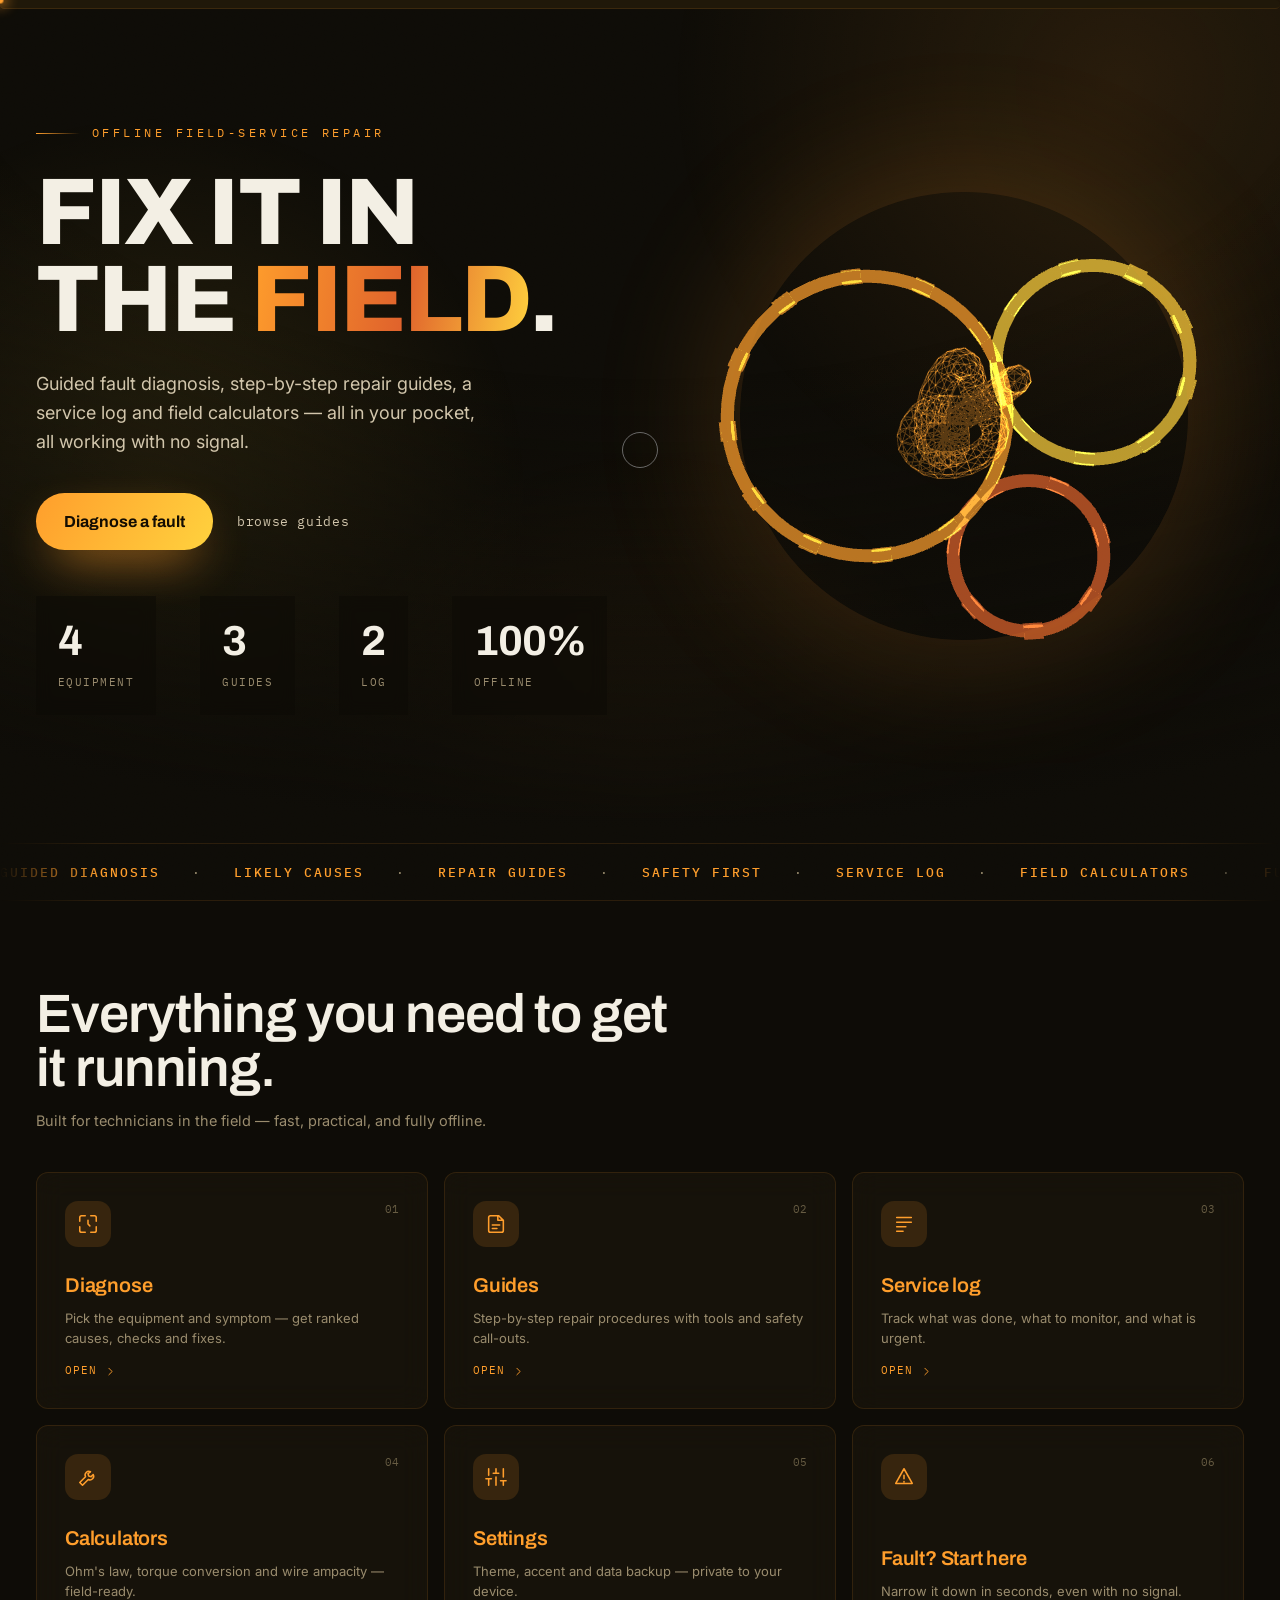
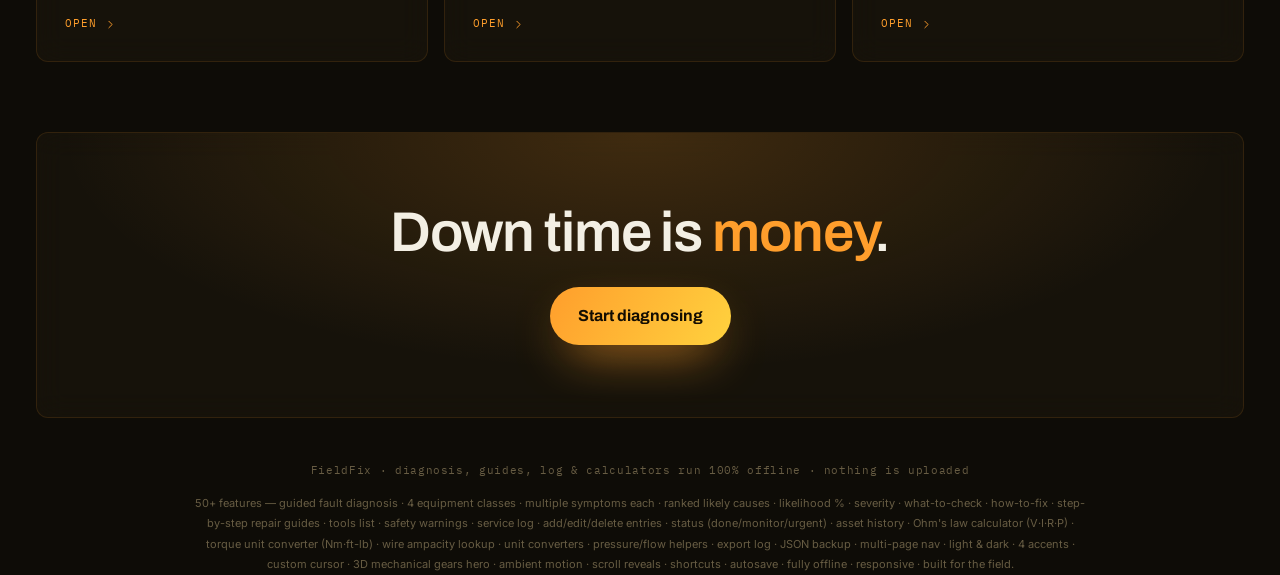
<file: index.html>
<!doctype html><html lang="en" data-theme="dark"><head><meta charset="utf-8"><meta name="viewport" content="width=device-width,initial-scale=1,viewport-fit=cover"><title>FieldFix — repair, anywhere</title><meta name="description" content="An offline field-service repair assistant: guided diagnosis, step-by-step repair guides, a service log and field calculators. Works with no signal.">
<link rel="stylesheet" href="core.css"><link rel="stylesheet" href="app.css"></head><body><div id="topbar"></div>
<main class="home">
  <section class="hero2"><div class="hero2-in">
    <div class="hero2-copy reveal"><div class="kicker">Offline field-service repair</div><h1>Fix it in the <em>field</em>.</h1><p>Guided fault diagnosis, step-by-step repair guides, a service log and field calculators — all in your pocket, all working with no signal.</p><div class="cta-row"><a class="btn-xl" href="diagnose.html" data-mag>Diagnose a fault</a><a class="btn-ghost" href="guides.html">browse guides</a></div><div class="metastrip" id="meta"></div></div>
    <div class="hero2-visual reveal"><canvas id="hero3d"></canvas></div>
  </div></section>
  <div class="marquee2"><div class="marq-track" id="marq"></div></div>
  <section class="feat2"><div class="feat2-head reveal"><h2>Everything you need to get it running.</h2><p>Built for technicians in the field — fast, practical, and fully offline.</p></div><div class="feat2-grid" id="fgrid"></div></section>
  <section class="cta2"><div class="cta2-in reveal"><h2>Down time is <em>money</em>.</h2><a class="btn-xl" href="diagnose.html" data-mag>Start diagnosing</a></div></section>
  <div class="foot">FieldFix · diagnosis, guides, log & calculators run 100% offline · nothing is uploaded</div>
  <div class="feat" id="featlist"></div>
</main><script src="three.min.js"></script><script src="app.js"></script><script src="core.js"></script></body></html>
</file>
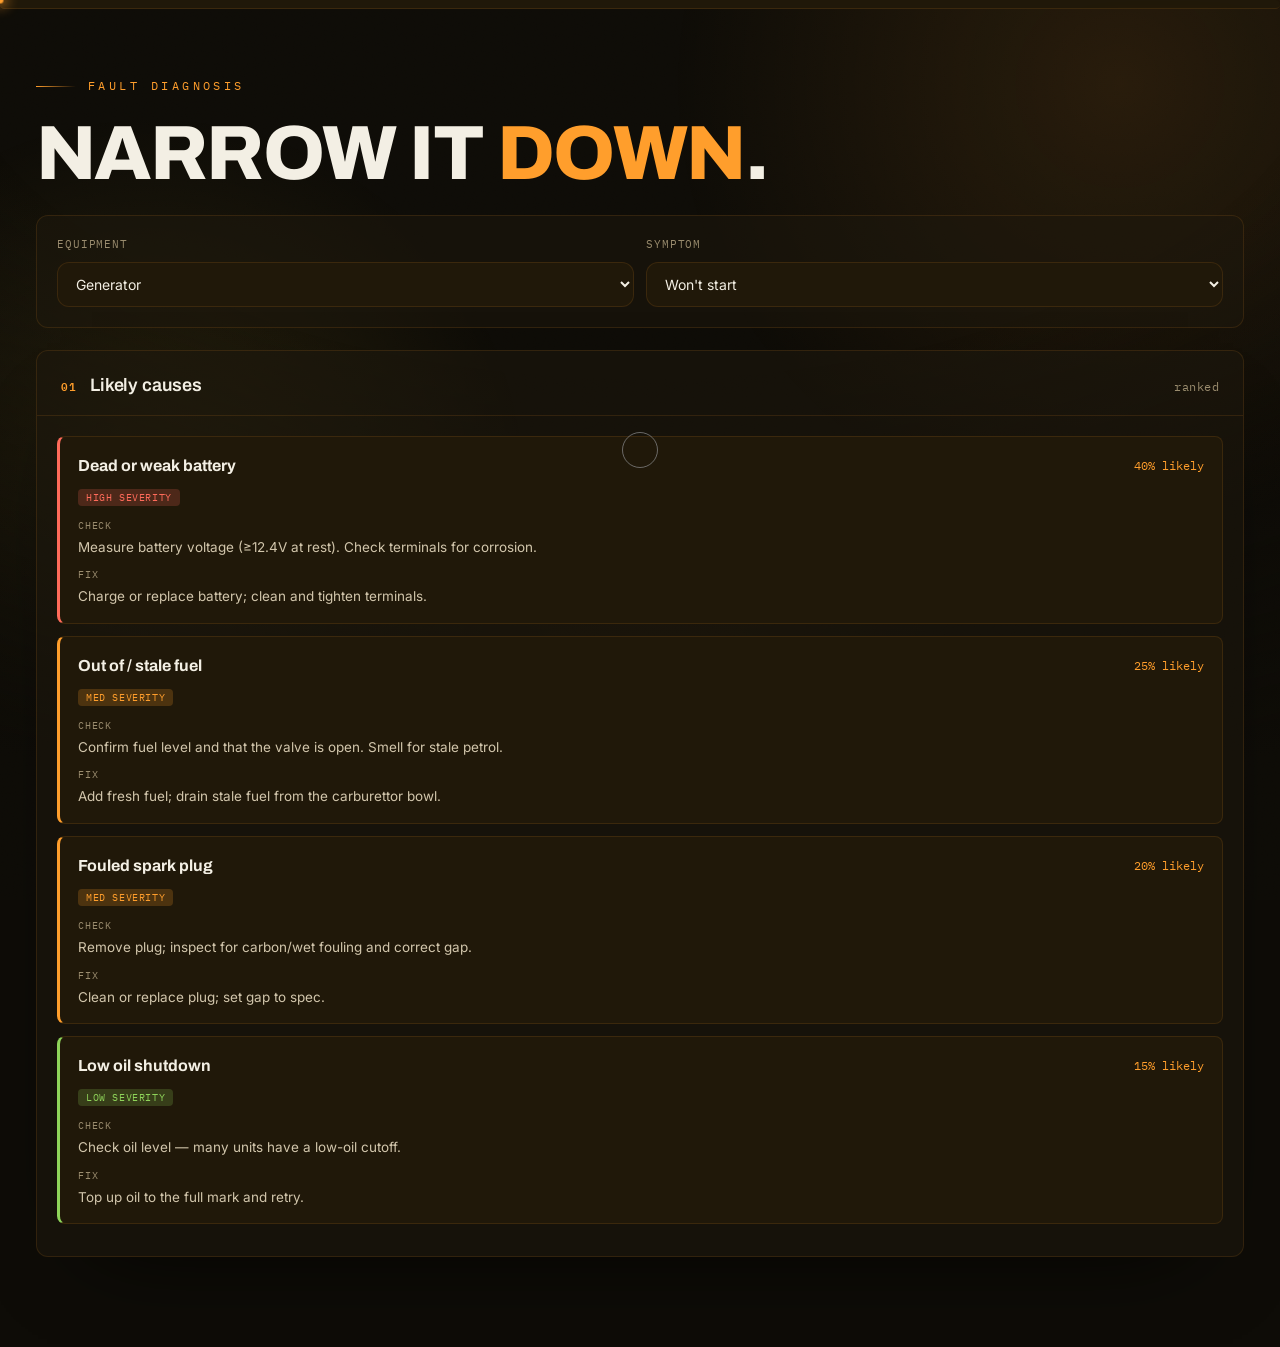
<file: diagnose.html>
<!doctype html><html lang="en" data-theme="dark"><head><meta charset="utf-8"><meta name="viewport" content="width=device-width,initial-scale=1,viewport-fit=cover"><title>FieldFix — Diagnose</title><meta name="description" content="Guided fault diagnosis: pick equipment and symptom, get ranked causes, checks and fixes.">
<link rel="stylesheet" href="core.css"><link rel="stylesheet" href="app.css"></head><body><div id="topbar"></div>
<main class="shell"><div class="page">
  <section class="phead" style="padding-bottom:24px"><div class="eyebrow">Fault diagnosis</div><h1>Narrow it <em>down</em>.</h1></section>
  <section class="card reveal" style="margin-bottom:22px"><div style="padding:20px"><div class="row">
    <div class="fld" style="margin:0;flex:1;min-width:180px"><label>Equipment</label><select class="inp" id="eq"></select></div>
    <div class="fld" style="margin:0;flex:1;min-width:180px"><label>Symptom</label><select class="inp" id="sy"></select></div>
  </div></div></section>
  <section class="card reveal"><div class="ch"><h2>Likely causes</h2><span class="k">ranked</span></div><div style="padding:20px" id="out"></div></section>
</div></main><script src="three.min.js"></script><script src="app.js"></script><script src="core.js"></script></body></html>
</file>
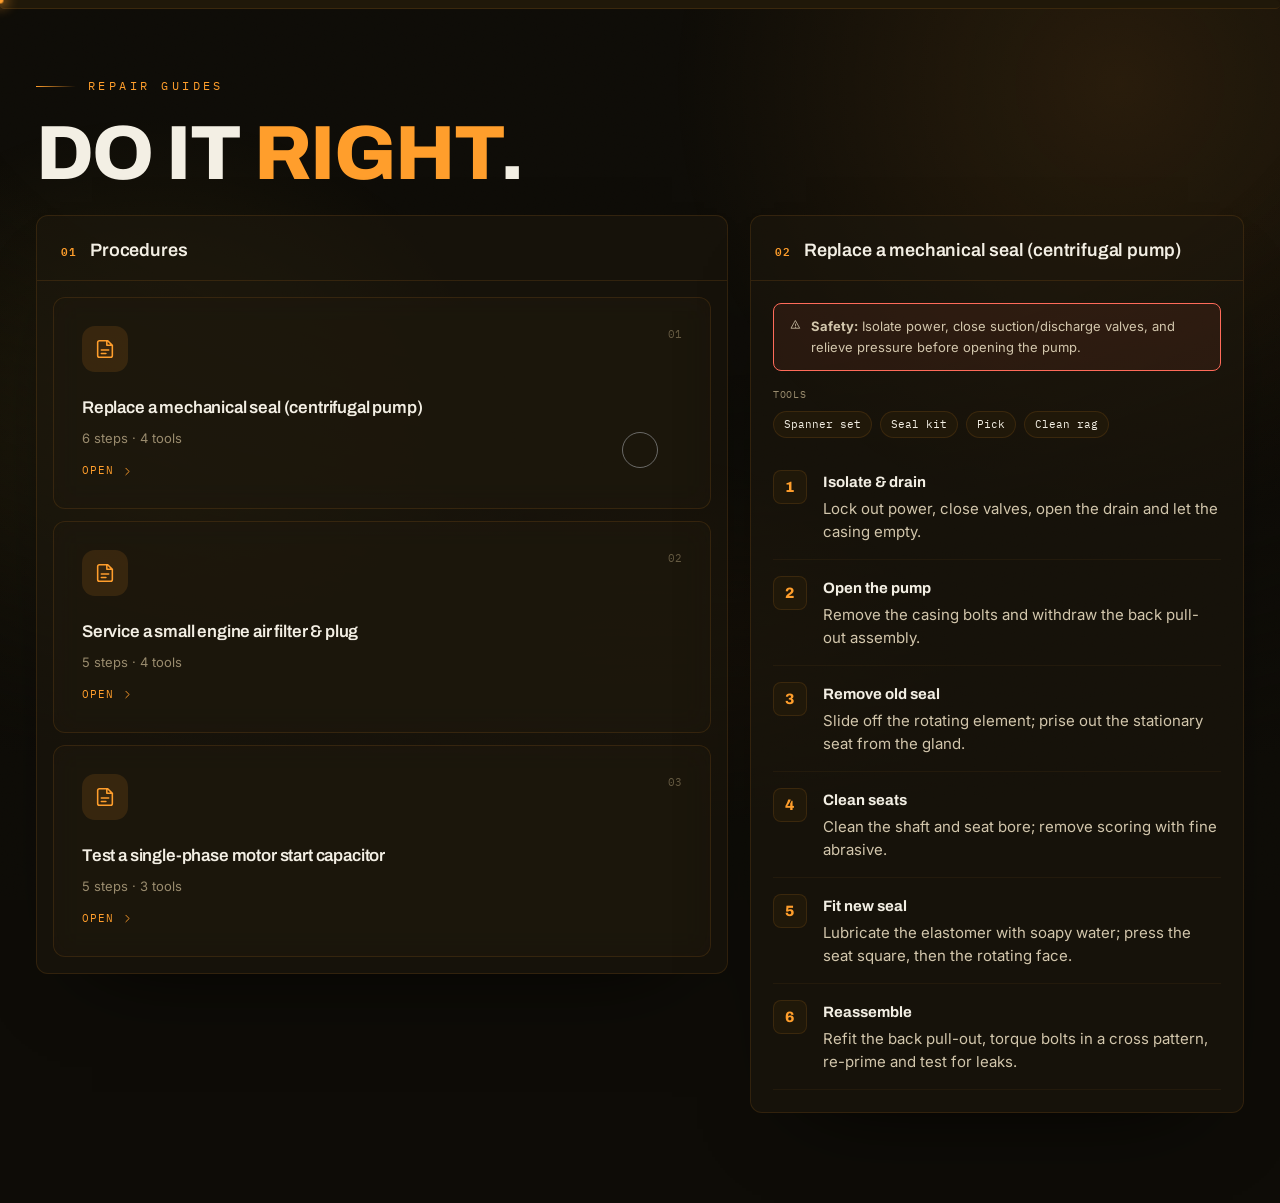
<file: guides.html>
<!doctype html><html lang="en" data-theme="dark"><head><meta charset="utf-8"><meta name="viewport" content="width=device-width,initial-scale=1,viewport-fit=cover"><title>FieldFix — Guides</title><meta name="description" content="Step-by-step repair procedures with tools and safety call-outs.">
<link rel="stylesheet" href="core.css"><link rel="stylesheet" href="app.css"></head><body><div id="topbar"></div>
<main class="shell"><div class="page">
  <section class="phead" style="padding-bottom:24px"><div class="eyebrow">Repair guides</div><h1>Do it <em>right</em>.</h1></section>
  <div class="grid2">
    <div class="col"><section class="card reveal"><div class="ch"><h2>Procedures</h2></div><div style="padding:16px;display:flex;flex-direction:column;gap:12px" id="list"></div></section></div>
    <div class="col"><section class="card reveal"><div class="ch"><h2 id="gtitle">Guide</h2></div><div style="padding:22px" id="gbody"></div></section></div>
  </div>
</div></main><script src="three.min.js"></script><script src="app.js"></script><script src="core.js"></script></body></html>
</file>
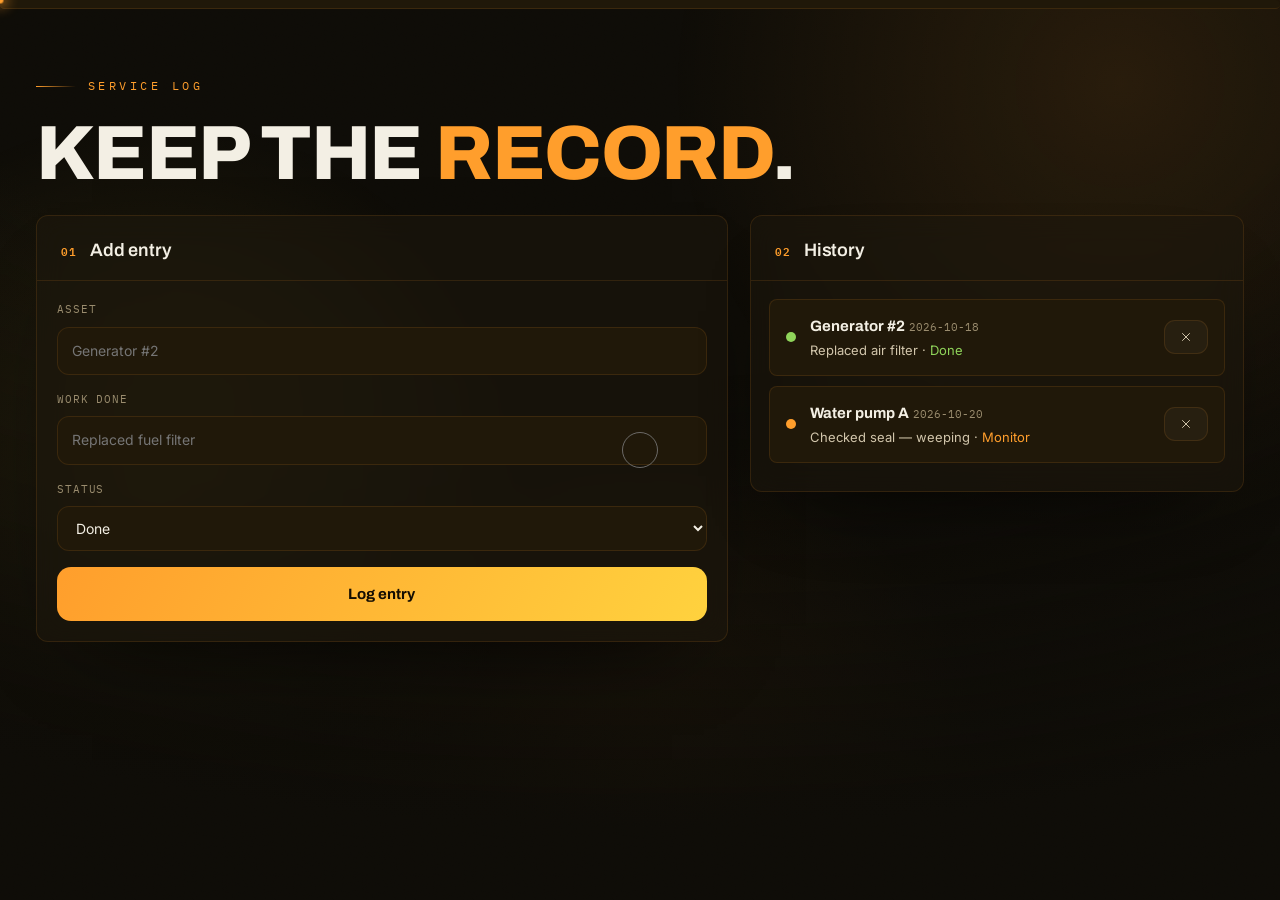
<file: log.html>
<!doctype html><html lang="en" data-theme="dark"><head><meta charset="utf-8"><meta name="viewport" content="width=device-width,initial-scale=1,viewport-fit=cover"><title>FieldFix — Service log</title><meta name="description" content="Track service work, what to monitor and what is urgent, per asset.">
<link rel="stylesheet" href="core.css"><link rel="stylesheet" href="app.css"></head><body><div id="topbar"></div>
<main class="shell"><div class="page">
  <section class="phead" style="padding-bottom:24px"><div class="eyebrow">Service log</div><h1>Keep the <em>record</em>.</h1></section>
  <div class="grid2">
    <div class="col"><section class="card reveal"><div class="ch"><h2>Add entry</h2></div><div style="padding:20px">
      <div class="fld" style="margin-top:0"><label>Asset</label><input class="inp" id="asset" placeholder="Generator #2"></div>
      <div class="fld"><label>Work done</label><input class="inp" id="work" placeholder="Replaced fuel filter"></div>
      <div class="fld"><label>Status</label><select class="inp" id="status"><option>Done</option><option>Monitor</option><option>Urgent</option></select></div>
      <button class="save" data-press id="add" style="margin-top:16px">Log entry</button>
    </div></section></div>
    <div class="col"><section class="card reveal"><div class="ch"><h2>History</h2></div><div style="padding:18px" id="list"></div></section></div>
  </div>
</div></main><script src="three.min.js"></script><script src="app.js"></script><script src="core.js"></script></body></html>
</file>
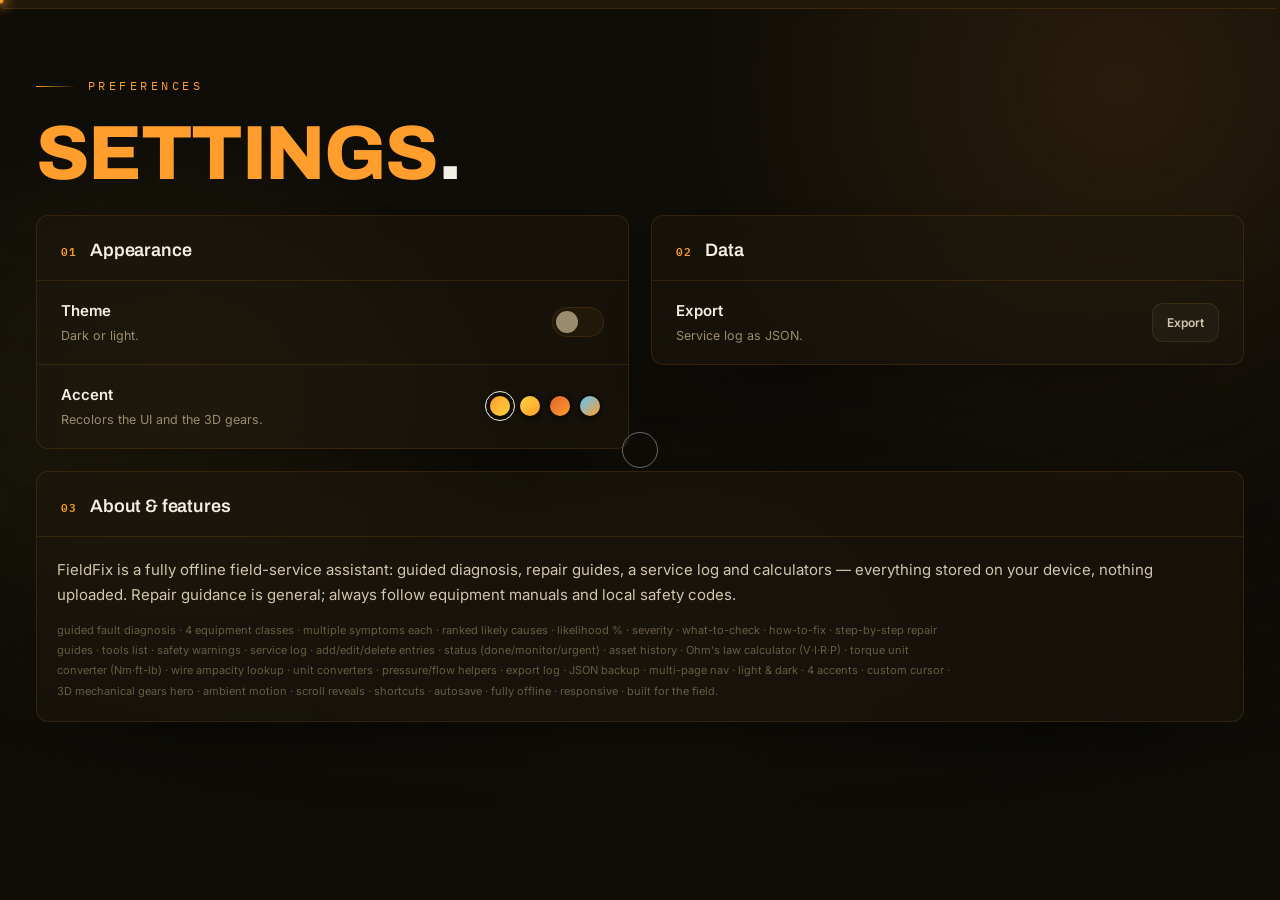
<file: settings.html>
<!doctype html><html lang="en" data-theme="dark"><head><meta charset="utf-8"><meta name="viewport" content="width=device-width,initial-scale=1,viewport-fit=cover"><title>FieldFix — Settings</title><meta name="description" content="Theme, accent and data backup.">
<link rel="stylesheet" href="core.css"><link rel="stylesheet" href="app.css"></head><body><div id="topbar"></div>
<main class="shell"><div class="page">
  <section class="phead" style="padding-bottom:24px"><div class="eyebrow">Preferences</div><h1><em>Settings</em>.</h1></section>
  <div class="grid2 even">
    <div class="col"><section class="card reveal"><div class="ch"><h2>Appearance</h2></div>
      <div class="setrow"><div><div class="si">Theme</div><div class="sd">Dark or light.</div></div><button class="toggle" id="themeToggle"></button></div>
      <div class="setrow"><div><div class="si">Accent</div><div class="sd">Recolors the UI and the 3D gears.</div></div><div class="accents" id="accents2"></div></div>
    </section></div>
    <div class="col"><section class="card reveal"><div class="ch"><h2>Data</h2></div>
      <div class="setrow"><div><div class="si">Export</div><div class="sd">Service log as JSON.</div></div><button class="ghost" id="exp" data-press>Export</button></div>
    </section></div>
  </div>
  <section class="card reveal" style="margin-top:22px"><div class="ch"><h2>About & features</h2></div><div style="padding:20px"><p style="color:var(--ink2);line-height:1.7;margin-bottom:12px">FieldFix is a fully offline field-service assistant: guided diagnosis, repair guides, a service log and calculators — everything stored on your device, nothing uploaded. Repair guidance is general; always follow equipment manuals and local safety codes.</p><div class="feat" id="featlist" style="text-align:left;margin:0"></div></div></section>
</div></main><script src="three.min.js"></script><script src="app.js"></script><script src="core.js"></script></body></html>
</file>
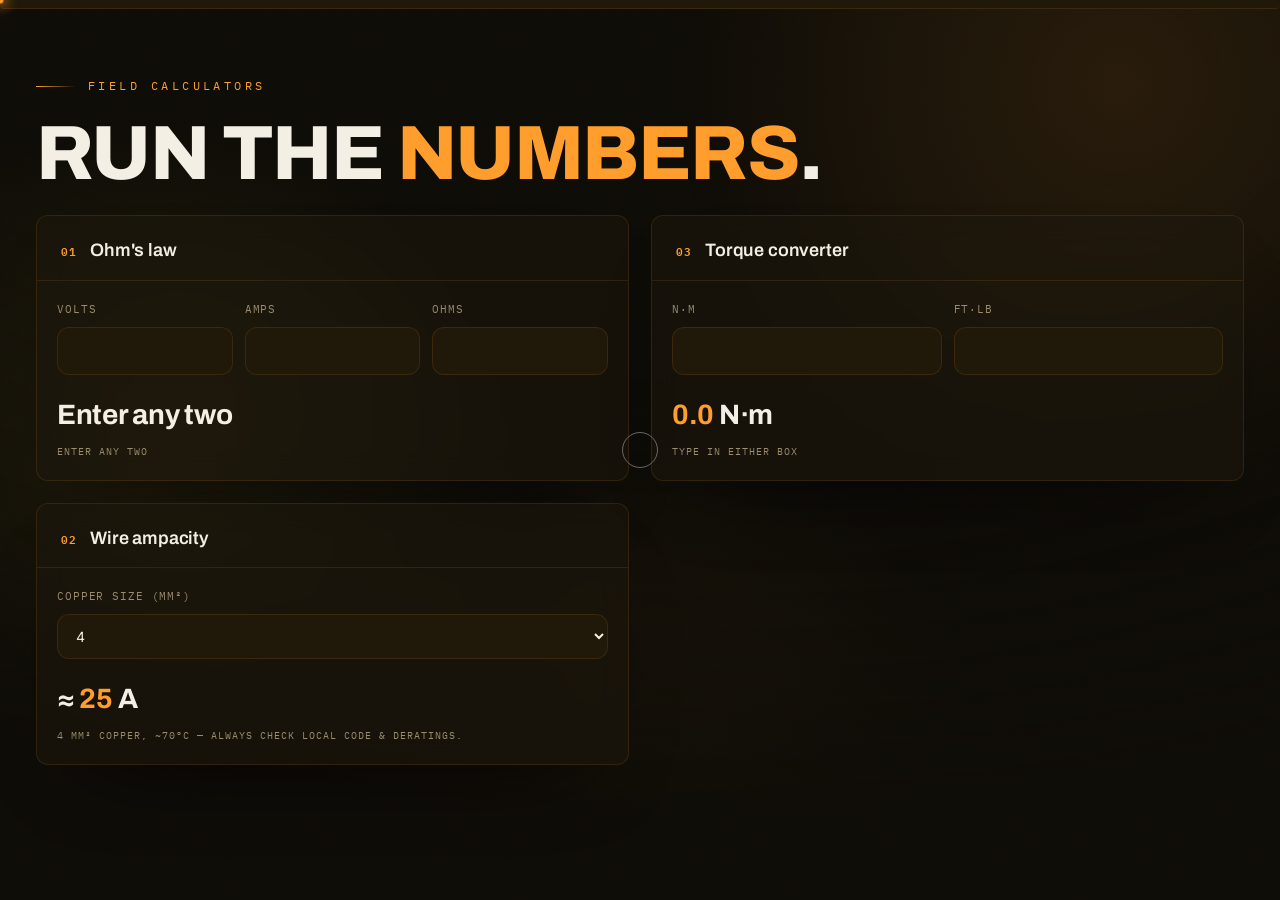
<file: tools.html>
<!doctype html><html lang="en" data-theme="dark"><head><meta charset="utf-8"><meta name="viewport" content="width=device-width,initial-scale=1,viewport-fit=cover"><title>FieldFix — Calculators</title><meta name="description" content="Field calculators: Ohm's law, torque conversion and wire ampacity.">
<link rel="stylesheet" href="core.css"><link rel="stylesheet" href="app.css"></head><body><div id="topbar"></div>
<main class="shell"><div class="page">
  <section class="phead" style="padding-bottom:24px"><div class="eyebrow">Field calculators</div><h1>Run the <em>numbers</em>.</h1></section>
  <div class="grid2 even">
    <div class="col">
      <section class="card reveal"><div class="ch"><h2>Ohm's law</h2></div><div style="padding:20px"><div class="row"><div class="fld" style="margin:0;flex:1;min-width:90px"><label>Volts</label><input class="inp" id="o_v" type="number"></div><div class="fld" style="margin:0;flex:1;min-width:90px"><label>Amps</label><input class="inp" id="o_i" type="number"></div><div class="fld" style="margin:0;flex:1;min-width:90px"><label>Ohms</label><input class="inp" id="o_r" type="number"></div></div><div class="metric" style="margin-top:18px"><div class="n" id="o_out"></div><div class="l">enter any two</div></div></div></section>
      <section class="card reveal"><div class="ch"><h2>Wire ampacity</h2></div><div style="padding:20px"><div class="fld" style="margin-top:0"><label>Copper size (mm²)</label><select class="inp" id="w_g"></select></div><div class="metric" style="margin-top:18px"><div class="n" id="w_out"></div><div class="l" id="w_note"></div></div></div></section>
    </div>
    <div class="col">
      <section class="card reveal"><div class="ch"><h2>Torque converter</h2></div><div style="padding:20px"><div class="row"><div class="fld" style="margin:0;flex:1;min-width:110px"><label>N·m</label><input class="inp" id="t_nm" type="number"></div><div class="fld" style="margin:0;flex:1;min-width:110px"><label>ft·lb</label><input class="inp" id="t_fl" type="number"></div></div><div class="metric" style="margin-top:18px"><div class="n" id="t_out"></div><div class="l">type in either box</div></div></div></section>
    </div>
  </div>
</div></main><script src="three.min.js"></script><script src="app.js"></script><script src="core.js"></script></body></html>
</file>
<file: core.css>
/* ===== core.css — shared design system (driven by CSS vars set in app.css) ===== */
*{box-sizing:border-box;margin:0;padding:0}
html{scroll-behavior:smooth}
body{color:var(--ink);font-family:var(--sans);font-size:15px;line-height:1.6;min-height:100vh;overflow-x:hidden;-webkit-font-smoothing:antialiased;background:var(--bg);counter-reset:card}
#bg3d{position:fixed;inset:0;z-index:0;pointer-events:none}
.vig{position:fixed;inset:0;z-index:1;pointer-events:none;background:radial-gradient(130% 100% at 50% 0%,transparent 42%,var(--bg) 92%)}
.grain{position:fixed;inset:0;z-index:1;pointer-events:none;opacity:.05;mix-blend-mode:overlay;background-image:url("data:image/svg+xml,%3Csvg xmlns='http://www.w3.org/2000/svg' width='140' height='140'%3E%3Cfilter id='n'%3E%3CfeTurbulence type='fractalNoise' baseFrequency='.9' numOctaves='2'/%3E%3C/filter%3E%3Crect width='100%25' height='100%25' filter='url(%23n)'/%3E%3C/svg%3E")}
@media(prefers-reduced-motion:reduce){*{animation-duration:.01ms!important;transition-duration:.01ms!important}}
button,input,select,textarea{font:inherit;color:inherit}
a{color:var(--acc);text-decoration:none}
::selection{background:color-mix(in srgb,var(--acc) 32%,transparent)}
.hidden{display:none!important}
svg.ic{display:inline-block;vertical-align:middle}
/* cursor */
.cur-ring,.cur-dot{position:fixed;top:0;left:0;z-index:9999;pointer-events:none;border-radius:50%;will-change:transform;transform:translate(-50%,-50%)}
.cur-dot{width:7px;height:7px;background:var(--acc);box-shadow:0 0 14px 2px var(--acc)}
.cur-ring{width:36px;height:36px;border:1.5px solid #ffffff66;mix-blend-mode:difference;transition:width .25s cubic-bezier(.22,1.3,.5,1),height .25s cubic-bezier(.22,1.3,.5,1)}
.cur-ring.hov{width:62px;height:62px}
.cur-ring.txt{width:3px;height:28px;border-radius:2px;background:var(--acc);border:none;mix-blend-mode:normal}
.cur-ring.down{width:26px;height:26px}
body.cur{cursor:none}body.cur *{cursor:none!important}
@media(hover:none),(prefers-reduced-motion:reduce){.cur-ring,.cur-dot{display:none!important}body.cur,body.cur *{cursor:auto!important}}
[data-press]{transition:transform .1s cubic-bezier(.3,0,.3,1),background var(--sp),color var(--sp),border-color var(--sp),box-shadow var(--sp)}
[data-press].press{transform:scale(.96)}
/* nav */
.bar{position:sticky;top:0;z-index:40;backdrop-filter:blur(16px) saturate(1.4);background:color-mix(in srgb,var(--bg) 64%,transparent);border-bottom:1px solid var(--hair)}
.bar .in{max-width:1280px;margin:0 auto;padding:15px 36px;display:flex;align-items:center;gap:16px}
@media(max-width:860px){.bar .in{padding:13px 20px}}
.logo{display:flex;align-items:center;gap:12px;font-family:var(--disp);font-weight:var(--logow,700);font-size:21px;letter-spacing:var(--logotrack,-.01em)}
.logo .mk{width:34px;height:34px;border-radius:var(--mkradius,10px);display:grid;place-items:center;background:var(--mkbg,linear-gradient(140deg,var(--acc),var(--acc2)));color:var(--mkfg,#fff);box-shadow:0 8px 24px -8px var(--acc)}
.nav{display:flex;gap:4px;margin-left:10px}
.nav a{padding:8px 14px;border-radius:10px;font-family:var(--navfont,var(--mono));font-size:13px;color:var(--mut);position:relative;transition:color .25s;letter-spacing:.02em}
.nav a:hover{color:var(--ink)}
.nav a.on{color:var(--acc)}
.nav a.on::after{content:"";position:absolute;left:14px;right:14px;bottom:1px;height:2px;border-radius:2px;background:linear-gradient(90deg,var(--acc),var(--acc2))}
.spacer{flex:1}
.accents{display:flex;gap:6px;margin-right:2px}
.ad{width:18px;height:18px;border-radius:50%;cursor:pointer;border:2px solid var(--bg);box-shadow:0 2px 6px -2px #000a}
.ad.on{outline:1.5px solid var(--ink);outline-offset:2px}
.iconbtn{width:38px;height:38px;border-radius:11px;background:var(--panel);border:1px solid var(--hair);cursor:pointer;color:var(--mut);display:grid;place-items:center;backdrop-filter:blur(8px)}
.iconbtn:hover{color:var(--acc);border-color:var(--glassbrd)}
.pill{background:#ffffff0a;border:1px solid var(--glassbrd);border-radius:999px;padding:10px 18px;font-size:13px;font-weight:600;cursor:pointer;color:var(--ink);display:inline-flex;align-items:center;gap:8px}
.pill:hover{border-color:#ffffff40}
.pill.primary{background:linear-gradient(120deg,var(--acc),var(--acc2));border:none;color:var(--onacc,#07140e);box-shadow:0 16px 36px -14px var(--acc);font-weight:700}
.navtoggle{display:none}
@media(max-width:860px){.nav{position:fixed;top:60px;left:0;right:0;flex-direction:column;background:var(--panelsolid);border-bottom:1px solid var(--hair);padding:10px;margin:0;z-index:39;transform:translateY(-130%);transition:transform .35s cubic-bezier(.22,1,.36,1);gap:2px}.nav.open{transform:translateY(0)}.nav a.on::after{display:none}.nav a.on{background:var(--hair)}.navtoggle{display:grid}}
/* shell + landing */
.shell{max-width:1280px;margin:0 auto;padding:0 36px 90px;position:relative;z-index:3}
@media(max-width:860px){.shell{padding:0 20px 70px}}
.page{animation:rise .6s cubic-bezier(.22,1,.36,1) both}
@keyframes rise{from{opacity:0;transform:translateY(22px)}}
.home{position:relative;z-index:3}
.hero2{min-height:calc(100vh - 66px);display:flex;align-items:center;padding:20px 0 40px}
.hero2-in{max-width:1280px;margin:0 auto;padding:0 36px;display:grid;grid-template-columns:1.02fr .98fr;gap:44px;align-items:center;width:100%}
@media(max-width:980px){.hero2-in{grid-template-columns:1fr;gap:24px;padding:0 20px}.hero2{min-height:auto;padding:36px 0}}
.kicker{display:inline-flex;align-items:center;gap:12px;font-family:var(--mono);font-size:11.5px;letter-spacing:.3em;text-transform:uppercase;color:var(--acc);margin-bottom:26px}
.kicker::before{content:"";width:44px;height:1px;background:linear-gradient(90deg,var(--acc),transparent)}
.hero2 h1{font-family:var(--disp);font-weight:var(--h1w,700);font-size:clamp(48px,7.4vw,110px);line-height:.92;letter-spacing:-.03em}
.hero2 h1 em{font-style:var(--emstyle,italic);font-weight:var(--emw,400);font-family:var(--emfont,var(--disp));background:linear-gradient(100deg,var(--acc),var(--amb) 55%,var(--acc2));-webkit-background-clip:text;background-clip:text;color:transparent}
.hero2 p{margin-top:26px;max-width:440px;font-size:18px;line-height:1.62;color:var(--ink2)}
.cta-row{margin-top:36px;display:flex;align-items:center;gap:16px;flex-wrap:wrap}
.btn-xl{display:inline-flex;align-items:center;gap:12px;background:linear-gradient(120deg,var(--acc),var(--acc2));color:var(--onacc,#07140e);font-family:var(--disp);font-weight:700;font-size:16px;padding:16px 28px;border-radius:999px;box-shadow:0 20px 50px -18px var(--acc);transition:transform .3s}
.btn-xl:hover{transform:translateY(-2px)}
.btn-ghost{color:var(--ink2);font-family:var(--mono);font-size:12.5px;letter-spacing:.05em;padding:14px 8px}
.btn-ghost:hover{color:var(--acc)}
.metastrip{margin-top:46px;display:flex;gap:44px;flex-wrap:wrap}
.metastrip .m .n{font-family:var(--disp);font-weight:700;font-size:34px;line-height:1;letter-spacing:-.02em}
.metastrip .m .n em{font-style:normal;color:var(--acc)}
.metastrip .m .l{font-family:var(--mono);font-size:10px;letter-spacing:.14em;text-transform:uppercase;color:var(--mut);margin-top:8px}
.hero2-visual{position:relative;aspect-ratio:1/1;max-width:560px;width:100%;justify-self:end}
@media(max-width:980px){.hero2-visual{max-width:380px;margin:0 auto;justify-self:center}}
.hero2-visual canvas{position:absolute;inset:0;width:100%;height:100%}
.hero2-visual::after{content:"";position:absolute;inset:10%;border-radius:50%;box-shadow:0 0 130px 24px color-mix(in srgb,var(--acc) 16%,transparent);pointer-events:none}
.marquee2{border-top:1px solid var(--hair);border-bottom:1px solid var(--hair);overflow:hidden;padding:18px 0;-webkit-mask:linear-gradient(90deg,transparent,#000 8%,#000 92%,transparent)}
.marq-track{display:flex;width:max-content;animation:marq 30s linear infinite;font-family:var(--mono);font-size:12.5px;letter-spacing:.16em;text-transform:uppercase;color:var(--mut)}
.marq-track span{display:flex;align-items:center;gap:32px;padding-right:32px}
.marq-track b{color:var(--acc);font-weight:500}
@keyframes marq{to{transform:translateX(-50%)}}
@media(prefers-reduced-motion:reduce){.marq-track{animation:none}}
.feat2{max-width:1280px;margin:0 auto;padding:86px 36px 40px}
@media(max-width:980px){.feat2{padding:54px 20px 20px}}
.feat2-head{margin-bottom:40px;max-width:640px}
.feat2-head h2{font-family:var(--disp);font-weight:var(--h2w,600);font-size:clamp(30px,4.4vw,54px);line-height:1;letter-spacing:-.02em}
.feat2-head p{color:var(--mut);font-size:14.5px;margin-top:14px}
.feat2-grid{display:grid;grid-template-columns:repeat(3,1fr);gap:16px}
@media(max-width:820px){.feat2-grid{grid-template-columns:1fr 1fr}}
@media(max-width:520px){.feat2-grid{grid-template-columns:1fr}}
.fcell{position:relative;padding:28px;border-radius:var(--r2);background:var(--panel);backdrop-filter:blur(14px);border:1px solid var(--hair);min-height:200px;display:flex;flex-direction:column;overflow:hidden;transition:transform .4s cubic-bezier(.22,1,.36,1),border-color .4s}
.fcell:hover{transform:translateY(-5px);border-color:var(--glassbrd)}
.fcell .fi{width:46px;height:46px;border-radius:13px;display:grid;place-items:center;color:var(--acc);background:color-mix(in srgb,var(--acc) 12%,transparent);margin-bottom:auto}
.fcell .fx{position:absolute;top:28px;right:28px;font-family:var(--mono);font-size:11px;color:var(--dim)}
.fcell h3{font-family:var(--disp);font-weight:600;font-size:20px;margin-top:22px;letter-spacing:-.01em}
.fcell p{color:var(--mut);font-size:13px;line-height:1.55;margin-top:7px}
.fcell .go{font-family:var(--mono);font-size:11px;letter-spacing:.08em;text-transform:uppercase;color:var(--acc);margin-top:14px;display:flex;align-items:center;gap:7px}
.fcell .go .ic{transition:transform .35s}.fcell:hover .go .ic{transform:translateX(5px)}
.cta2{max-width:1280px;margin:30px auto 0;padding:0 36px}
.cta2-in{position:relative;overflow:hidden;border-radius:var(--r2);border:1px solid var(--hair);padding:72px 40px;text-align:center;background:var(--panel);backdrop-filter:blur(14px)}
.cta2-in::before{content:"";position:absolute;inset:0;background:radial-gradient(80% 140% at 50% 0%,color-mix(in srgb,var(--acc) 18%,transparent),transparent 60%)}
.cta2-in h2{position:relative;font-family:var(--disp);font-weight:var(--h2w,600);font-size:clamp(30px,4.6vw,56px);line-height:1;letter-spacing:-.02em}
.cta2-in h2 em{font-style:var(--emstyle,italic);font-family:var(--emfont,var(--disp));color:var(--acc)}
.cta2-in .btn-xl{position:relative;margin-top:26px}
/* page head */
.phead{padding:68px 0 36px;max-width:960px;position:relative}
@media(max-width:860px){.phead{padding:44px 0 26px}}
.eyebrow{font-family:var(--mono);font-size:11.5px;letter-spacing:.3em;text-transform:uppercase;color:var(--acc);margin-bottom:22px;display:flex;align-items:center;gap:12px}
.eyebrow::before{content:"";width:40px;height:1px;background:linear-gradient(90deg,var(--acc),transparent)}
.phead h1{font-family:var(--disp);font-weight:var(--h1w,700);font-size:clamp(40px,6vw,86px);line-height:.96;letter-spacing:-.03em}
.phead h1 em{font-style:var(--emstyle,italic);font-family:var(--emfont,var(--disp));color:var(--acc)}
.phead .lede{margin-top:20px;font-size:17px;line-height:1.6;color:var(--ink2);max-width:560px}
.reveal{opacity:0;transform:translateY(28px)}
.reveal.in{opacity:1;transform:none;transition:opacity .8s cubic-bezier(.22,1,.36,1),transform .8s cubic-bezier(.22,1,.36,1)}
/* cards + grid */
.card{position:relative;border-radius:var(--r2);background:var(--panel);backdrop-filter:blur(14px);border:1px solid var(--hair);box-shadow:0 40px 90px -56px #000}
.card .ch{display:flex;align-items:baseline;justify-content:space-between;gap:14px;padding:20px 24px 15px;border-bottom:1px solid var(--hair)}
.card .ch h2{font-family:var(--disp);font-weight:600;font-size:18px;letter-spacing:-.01em;display:flex;align-items:baseline;gap:13px}
.card .ch h2::before{counter-increment:card;content:counter(card,decimal-leading-zero);font-family:var(--mono);font-size:11px;color:var(--acc);letter-spacing:.1em}
.card .ch .k{font-family:var(--mono);font-size:11.5px;color:var(--mut);display:flex;gap:8px;align-items:center;letter-spacing:.04em}
.grid2{display:grid;grid-template-columns:1.4fr 1fr;gap:22px;align-items:start}
@media(max-width:900px){.grid2{grid-template-columns:1fr}}
.grid2.even{grid-template-columns:1fr 1fr}
@media(max-width:900px){.grid2.even{grid-template-columns:1fr}}
.col{display:flex;flex-direction:column;gap:22px;min-width:0}
/* stats */
.bigstats{display:grid;grid-template-columns:repeat(4,1fr);gap:1px;margin-bottom:26px;background:var(--hair);border:1px solid var(--hair);border-radius:var(--r2);overflow:hidden}
@media(max-width:700px){.bigstats{grid-template-columns:1fr 1fr}}
.bstat{padding:24px 22px;background:color-mix(in srgb,var(--bg) 55%,transparent);backdrop-filter:blur(8px)}
.bstat .n{font-family:var(--disp);font-weight:700;font-size:42px;color:var(--ink);line-height:1;letter-spacing:-.03em}
.bstat .n em{font-style:normal;color:var(--acc)}.bstat .n .u{font-size:16px;color:var(--mut)}
.bstat .l{font-family:var(--mono);font-size:10.5px;letter-spacing:.14em;text-transform:uppercase;color:var(--mut);margin-top:12px}
/* forms + controls */
.row{display:flex;gap:12px;flex-wrap:wrap;align-items:center}
.fld{margin-top:16px}.fld label{display:block;font-family:var(--mono);font-size:11px;letter-spacing:.08em;text-transform:uppercase;color:var(--mut);margin-bottom:8px}
.inp,.ta,select.inp{width:100%;background:var(--panel2);border:1px solid var(--hair);border-radius:12px;color:var(--ink);font-family:var(--sans);font-size:14px;padding:12px 14px;outline:none}
.ta{min-height:220px;line-height:1.6;resize:vertical}
.inp:focus,.ta:focus{border-color:var(--glassbrd)}
.btn{background:var(--panel2);border:1px solid var(--hair);border-radius:11px;padding:10px 16px;font-size:12.5px;font-weight:600;cursor:pointer;color:var(--ink2);display:inline-flex;align-items:center;gap:8px}
.btn:hover{color:var(--acc);border-color:var(--glassbrd)}
.btn.primary{background:linear-gradient(120deg,var(--acc),var(--acc2));color:var(--onacc,#07140e);border:none;font-weight:700}
.seg{display:flex;flex-wrap:wrap;gap:8px}
.seg button{border:1px solid var(--hair);background:transparent;border-radius:999px;padding:9px 15px;font-size:13px;cursor:pointer;color:var(--ink2);transition:all .25s}
.seg button:hover{border-color:var(--glassbrd)}
.seg button.on{background:linear-gradient(120deg,var(--acc),var(--acc2));color:var(--onacc,#07140e);border-color:transparent;font-weight:600}
.slider{display:flex;align-items:center;gap:12px;font-family:var(--mono);font-size:12px;color:var(--mut)}
.slider input[type=range]{accent-color:var(--acc);flex:1}
.chips{display:flex;flex-wrap:wrap;gap:8px}
.chip{background:var(--panel2);border:1px solid var(--hair);border-radius:999px;padding:8px 13px;font-size:12.5px;color:var(--ink2);cursor:pointer;display:flex;align-items:center;gap:7px}
.chip:hover{border-color:var(--glassbrd);color:var(--acc)}.chip .rm{color:var(--dim)}.chip .rm:hover{color:var(--rose)}
.metrics{display:grid;grid-template-columns:repeat(3,1fr);gap:18px}
@media(max-width:600px){.metrics{grid-template-columns:1fr 1fr}}
.metric .n{font-family:var(--disp);font-weight:700;font-size:28px;letter-spacing:-.01em}.metric .n em{font-style:normal;color:var(--acc)}
.metric .l{font-family:var(--mono);font-size:10px;letter-spacing:.1em;text-transform:uppercase;color:var(--mut);margin-top:6px}
.bar{height:9px;border-radius:5px;background:var(--panel2);overflow:hidden}.bar i{display:block;height:100%;border-radius:5px;background:linear-gradient(90deg,var(--acc),var(--acc2));transition:width .8s cubic-bezier(.22,1,.36,1)}
.listrow{display:flex;align-items:center;gap:14px;padding:14px 16px;background:var(--panel2);border:1px solid var(--hair);border-radius:14px;transition:transform .25s,border-color .25s}
.listrow:hover{transform:translateX(3px);border-color:var(--glassbrd)}
table.tbl{width:100%;border-collapse:collapse;font-size:13.5px}
table.tbl th{text-align:left;font-family:var(--mono);font-size:10.5px;letter-spacing:.08em;text-transform:uppercase;color:var(--mut);padding:10px 12px;border-bottom:1px solid var(--hair)}
table.tbl td{padding:12px;border-bottom:1px solid var(--hair2)}
table.tbl tr:hover td{background:color-mix(in srgb,var(--acc) 5%,transparent)}
/* settings */
.setrow{display:flex;align-items:center;justify-content:space-between;gap:16px;padding:18px 24px;border-bottom:1px solid var(--hair)}
.setrow:last-child{border-bottom:none}
.setrow .si{font-weight:600}.setrow .sd{color:var(--mut);font-size:12.5px;margin-top:3px}
.toggle{width:52px;height:30px;border-radius:999px;background:var(--panel2);border:1px solid var(--hair);cursor:pointer;position:relative;flex:none;transition:background .3s}
.toggle::after{content:"";position:absolute;top:3px;left:3px;width:22px;height:22px;border-radius:50%;background:var(--mut);transition:transform .3s cubic-bezier(.34,1.4,.5,1),background .3s}
.toggle.on{background:color-mix(in srgb,var(--acc) 40%,var(--panel2))}.toggle.on::after{transform:translateX(22px);background:var(--acc)}
.ghost{background:#ffffff08;border:1px solid var(--hair);border-radius:11px;padding:9px 14px;font-size:12px;font-weight:600;cursor:pointer;color:var(--ink2);display:inline-flex;gap:7px;align-items:center}
.ghost:hover{border-color:var(--acc);color:var(--ink)}
.empty{text-align:center;color:var(--mut);padding:44px 20px}
.foot{text-align:center;color:var(--dim);font-family:var(--mono);font-size:11px;padding:44px 0 14px;letter-spacing:.06em}
.feat{max-width:900px;margin:0 auto;color:var(--dim);font-size:11px;line-height:1.85;text-align:center}
.tiles .fcell .fi,.feat2-grid .fcell .fi{background:color-mix(in srgb,var(--acc) 14%,transparent)}
/* toast + modal */
.toast{position:fixed;left:50%;bottom:28px;transform:translate(-50%,16px);z-index:60;background:var(--panelsolid);color:var(--ink);border:1px solid var(--glassbrd);border-radius:14px;padding:13px 22px;font-weight:600;font-size:13.5px;opacity:0;pointer-events:none;transition:opacity .35s,transform .35s cubic-bezier(.34,1.4,.5,1);box-shadow:0 24px 50px -18px #000}
.toast.on{opacity:1;transform:translate(-50%,0)}
.menupop{position:fixed;background:var(--panelsolid);border:1px solid var(--glassbrd);box-shadow:0 24px 50px -18px #000;border-radius:14px;padding:7px;z-index:55;min-width:200px}
.menupop button{display:flex;gap:10px;align-items:center;width:100%;text-align:left;border:none;background:transparent;padding:10px 12px;border-radius:10px;font-weight:600;cursor:pointer;color:var(--ink);font-size:13px}
.menupop button:hover{background:var(--panel2)}
.scrim{position:fixed;inset:0;z-index:70;background:#030409b0;backdrop-filter:blur(12px);display:flex;align-items:center;justify-content:center;padding:20px;opacity:0;pointer-events:none;transition:opacity .35s}
.scrim.on{opacity:1;pointer-events:auto}
.modal{background:var(--panelsolid);border:1px solid var(--glassbrd);border-radius:var(--r2);max-width:520px;width:100%;max-height:88vh;overflow:auto;padding:28px;transform:translateY(20px);transition:transform .35s cubic-bezier(.34,1.4,.5,1);box-shadow:0 60px 120px -30px #000}
.scrim.on .modal{transform:none}
.modal h3{font-family:var(--disp);font-weight:700;font-size:21px;display:flex;justify-content:space-between;align-items:center;margin-bottom:8px}
.modal p{color:var(--mut);font-size:14px;line-height:1.55;margin-bottom:12px}
.close{border:none;background:var(--panel2);width:34px;height:34px;border-radius:11px;cursor:pointer;color:var(--mut);display:grid;place-items:center}
.save{width:100%;border:none;border-radius:14px;padding:15px;background:linear-gradient(120deg,var(--acc),var(--acc2));color:var(--onacc,#07140e);font-family:var(--disp);font-weight:700;cursor:pointer;margin-top:22px;font-size:15px}
</file>
<file: app.css>
@import url('https://fonts.googleapis.com/css2?family=Archivo:wght@500;600;700;800&family=Inter:wght@400;500;600;700&family=IBM+Plex+Mono:wght@400;500;600&display=swap');
:root{
  --bg:#0e0c07;--bg2:#15110a;--panel:rgba(30,24,14,.55);--panelsolid:#171108;--panel2:#201809;
  --ink:#f3efe4;--ink2:#d2c6ac;--mut:#9a8c6e;--dim:#675c43;--hair:#ff9e2c1f;--hair2:#ff9e2c0e;--glassbrd:#ff9e2c40;
  --acc:#ff9e2c;--acc2:#ffd23e;--amb:#e0632c;--grn:#8fd45a;--rose:#ff6b5a;--onacc:#140d02;
  --disp:'Archivo',system-ui,sans-serif;--sans:'Inter',system-ui,sans-serif;--mono:'IBM Plex Mono',ui-monospace,monospace;
  --emstyle:normal;--emw:800;--emfont:var(--disp);--r:8px;--r2:12px;--sp:.3s;--mkradius:8px;--h1w:800;
}
:root[data-theme="light"]{--bg:#f4f1e8;--bg2:#ebe6d8;--panel:rgba(255,255,255,.66);--panelsolid:#fff;--panel2:#f1ece0;--ink:#1c1710;--ink2:#473d28;--mut:#7a6d52;--dim:#a99c7e;--hair:#a8630016;--hair2:#a863000a;--glassbrd:#a8630040;--onacc:#140d02}
.hero2 h1,.phead h1{text-transform:uppercase;letter-spacing:-.02em}
/* diagnosis */
.eqrow{display:flex;gap:10px;flex-wrap:wrap}
.cause{border:1px solid var(--hair);border-left:3px solid var(--acc);border-radius:8px;background:var(--panel2);padding:16px 18px;margin-bottom:12px}
.cause.high{border-left-color:var(--rose)}.cause.med{border-left-color:var(--acc)}.cause.low{border-left-color:var(--grn)}
.cause .h{display:flex;align-items:center;justify-content:space-between;gap:12px}
.cause .nm{font-family:var(--disp);font-weight:700;font-size:16px}
.cause .pct{font-family:var(--mono);font-size:12px;color:var(--acc)}
.cause .lbl{font-family:var(--mono);font-size:10px;letter-spacing:.08em;text-transform:uppercase;color:var(--mut);margin:10px 0 3px}
.cause .ck{color:var(--ink2);font-size:13.5px;line-height:1.5}
.sev{font-family:var(--mono);font-size:10px;text-transform:uppercase;letter-spacing:.06em;padding:2px 8px;border-radius:4px}
.sev.high{background:color-mix(in srgb,var(--rose) 20%,transparent);color:var(--rose)}.sev.med{background:color-mix(in srgb,var(--acc) 20%,transparent);color:var(--acc)}.sev.low{background:color-mix(in srgb,var(--grn) 20%,transparent);color:var(--grn)}
.step{display:flex;gap:16px;padding:16px 0;border-bottom:1px solid var(--hair2)}
.step .num{width:34px;height:34px;flex:none;border-radius:8px;background:var(--panel2);border:1px solid var(--hair);display:grid;place-items:center;font-family:var(--disp);font-weight:800;color:var(--acc)}
.step .b{flex:1}.step .b b{font-family:var(--disp);font-weight:700}
.safety{border:1px solid var(--rose);border-radius:8px;background:color-mix(in srgb,var(--rose) 8%,transparent);padding:12px 16px;color:var(--ink2);font-size:13px;display:flex;gap:10px;align-items:flex-start}
.tool{font-family:var(--mono);font-size:11px;background:var(--panel2);border:1px solid var(--hair);padding:4px 10px;border-radius:999px}
.logitem{display:flex;gap:14px;align-items:center;padding:14px 16px;background:var(--panel2);border:1px solid var(--hair);border-radius:8px;margin-bottom:10px}
.stat-dot{width:10px;height:10px;border-radius:50%;flex:none}
</file>
